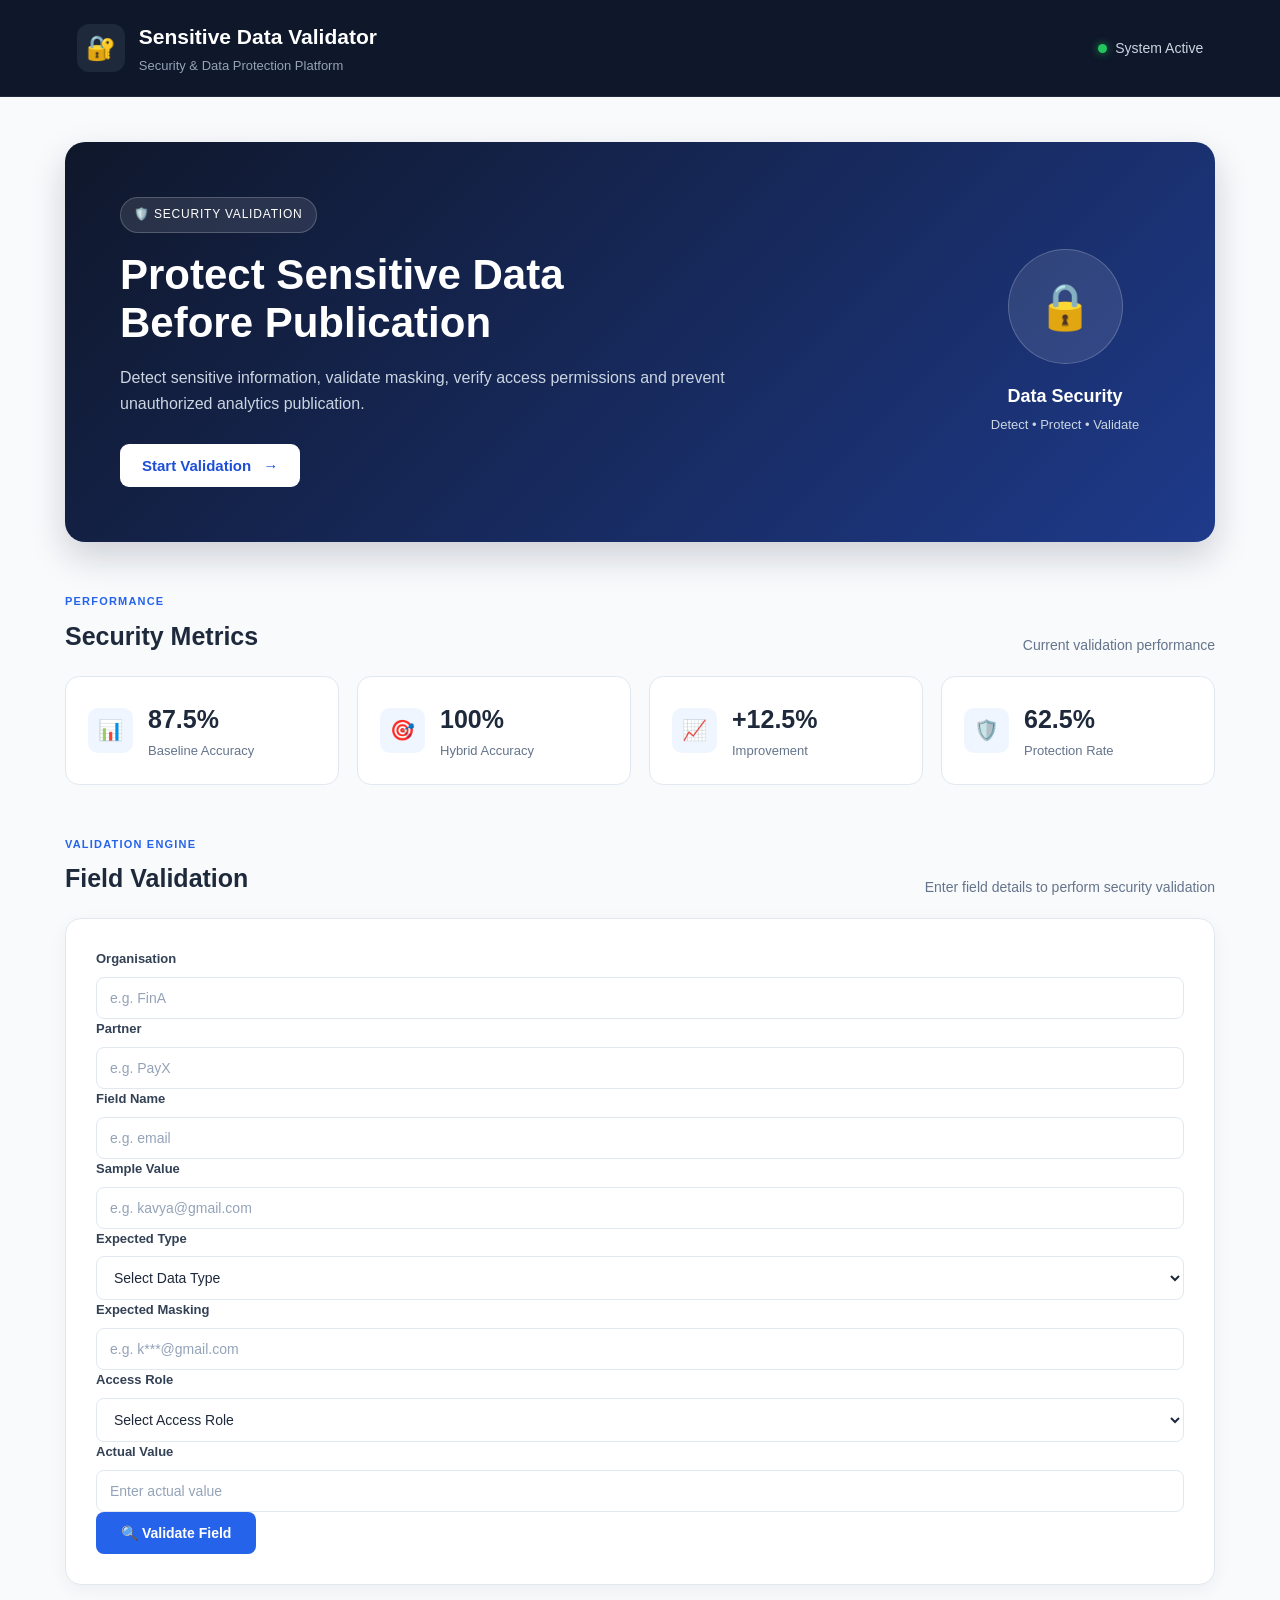
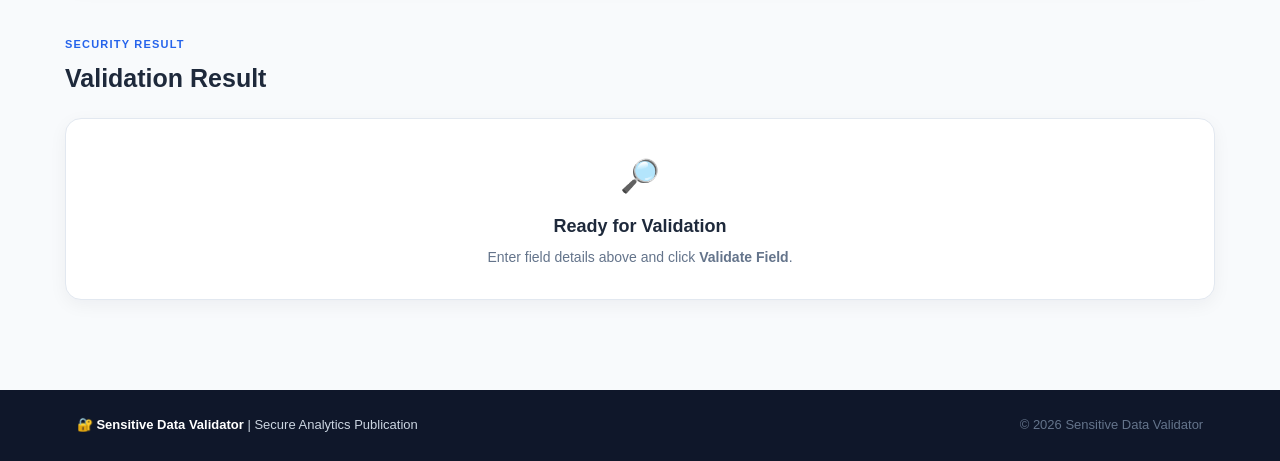
<file: fronted/index.html>
<!DOCTYPE html>
<html lang="en">
<head>
    <meta charset="UTF-8">
    <meta name="viewport" content="width=device-width, initial-scale=1.0">

    <title>Sensitive Data Validator</title>

    <link rel="stylesheet" href="style.css">
</head>

<body>

    <!-- HEADER -->
    <header class="topbar">

        <div class="brand">
            <div class="brand-icon">🔐</div>

            <div>
                <h1>Sensitive Data Validator</h1>
                <p>Security & Data Protection Platform</p>
            </div>
        </div>

        <div class="system-status">
            <span class="status-dot"></span>
            System Active
        </div>

    </header>


    <main>

        <!-- HERO -->
        <section class="hero">

            <div class="hero-content">

                <span class="badge">
                    🛡️ SECURITY VALIDATION
                </span>

                <h2>
                    Protect Sensitive Data<br>
                    Before Publication
                </h2>

                <p>
                    Detect sensitive information, validate masking,
                    verify access permissions and prevent unauthorized
                    analytics publication.
                </p>

                <button class="primary-btn" onclick="showValidator()">
                    Start Validation
                    <span>→</span>
                </button>

            </div>

            <div class="hero-security">

                <div class="security-circle">
                    🔒
                </div>

                <h3>Data Security</h3>

                <p>
                    Detect • Protect • Validate
                </p>

            </div>

        </section>


        <!-- METRICS -->
        <section class="section">

            <div class="section-heading">

                <div>
                    <span class="section-label">PERFORMANCE</span>
                    <h2>Security Metrics</h2>
                </div>

                <p>Current validation performance</p>

            </div>


            <div class="cards">

                <div class="metric-card">

                    <div class="metric-icon">
                        📊
                    </div>

                    <div>
                        <h3>87.5%</h3>
                        <p>Baseline Accuracy</p>
                    </div>

                </div>


                <div class="metric-card">

                    <div class="metric-icon">
                        🎯
                    </div>

                    <div>
                        <h3>100%</h3>
                        <p>Hybrid Accuracy</p>
                    </div>

                </div>


                <div class="metric-card">

                    <div class="metric-icon">
                        📈
                    </div>

                    <div>
                        <h3>+12.5%</h3>
                        <p>Improvement</p>
                    </div>

                </div>


                <div class="metric-card">

                    <div class="metric-icon">
                        🛡️
                    </div>

                    <div>
                        <h3>62.5%</h3>
                        <p>Protection Rate</p>
                    </div>

                </div>

            </div>

        </section>


        <!-- VALIDATOR -->
        <section id="validator" class="validator-section">

            <div class="section-heading">

                <div>
                    <span class="section-label">VALIDATION ENGINE</span>
                    <h2>Field Validation</h2>
                </div>

                <p>
                    Enter field details to perform security validation
                </p>

            </div>


            <div class="validator-card">

            <form id="validationForm">

    <!-- ROW 1 -->

    <div class="form-group">
        <label for="organisation">Organisation</label>

        <input
            type="text"
            id="organisation"
            placeholder="e.g. FinA"
            required
        >
    </div>


    <div class="form-group">
        <label for="partner">Partner</label>

        <input
            type="text"
            id="partner"
            placeholder="e.g. PayX"
            required
        >
    </div>


    <!-- ROW 2 -->

    <div class="form-group">
        <label for="field_name">Field Name</label>

        <input
            type="text"
            id="field_name"
            placeholder="e.g. email"
            required
        >
    </div>


    <div class="form-group">
        <label for="sample_value">Sample Value</label>

        <input
            type="text"
            id="sample_value"
            placeholder="e.g. kavya@gmail.com"
            required
        >
    </div>


    <!-- ROW 3 -->

    <div class="form-group">
        <label for="expected_type">Expected Type</label>

        <select id="expected_type" required>

            <option value="">Select Data Type</option>

            <option value="Email">Email</option>

            <option value="Phone">Phone</option>

            <option value="Card">Card</option>

            <option value="Name">Name</option>

            <option value="Normal">Normal</option>

        </select>
    </div>


    <div class="form-group">
        <label for="expected_masking">Expected Masking</label>

        <input
            type="text"
            id="expected_masking"
            placeholder="e.g. k***@gmail.com"
            required
        >
    </div>


    <!-- ROW 4 -->

    <div class="form-group">
        <label for="access_role">Access Role</label>

        <select id="access_role" required>

            <option value="">Select Access Role</option>

            <option value="Analyst">Analyst</option>

            <option value="Manager">Manager</option>

            <option value="Admin">Admin</option>

        </select>
    </div>


    <div class="form-group">
        <label for="actual_value">Actual Value</label>

        <input
            type="text"
            id="actual_value"
            placeholder="Enter actual value"
            required
        >
    </div>


    <!-- VALIDATE BUTTON -->

     <button type="submit" class="validate-btn">
    🔍 Validate Field
</button>
</form>

                    </div>

                </form>

            </div>

        </section>


        <!-- RESULT -->
        <section id="result" class="result-section">

            <div class="section-heading">

                <div>
                    <span class="section-label">SECURITY RESULT</span>
                    <h2>Validation Result</h2>
                </div>

            </div>


            <div class="result-card">

                <div id="resultContent">

                    <div class="empty-result">

                        <div class="empty-icon">
                            🔎
                        </div>

                        <h3>Ready for Validation</h3>

                        <p>
                            Enter field details above and click
                            <strong>Validate Field</strong>.
                        </p>

                    </div>

                </div>

            </div>

        </section>

    </main>


    <!-- FOOTER -->
    <footer>

        <div>
            <strong>🔐 Sensitive Data Validator</strong>
            <span> | Secure Analytics Publication</span>
        </div>

        <p>
            © 2026 Sensitive Data Validator
        </p>

    </footer>


    <script src="script.js"></script>

</body>
</html>
</file>
<file: fronted/style.css>
/* ================================
   GLOBAL
================================ */

* {
    margin: 0;
    padding: 0;
    box-sizing: border-box;
}

:root {
    --primary: #2563eb;
    --primary-dark: #1d4ed8;
    --dark: #0f172a;
    --text: #1e293b;
    --muted: #64748b;
    --border: #e2e8f0;
    --background: #f8fafc;
    --white: #ffffff;
    --success: #16a34a;
    --danger: #dc2626;
}

html {
    scroll-behavior: smooth;
}

body {
    font-family: Arial, Helvetica, sans-serif;
    background: var(--background);
    color: var(--text);
    line-height: 1.6;
}


/* ================================
   HEADER
================================ */

.topbar {
    background: var(--dark);
    color: white;
    padding: 20px 6%;
    display: flex;
    align-items: center;
    justify-content: space-between;
    border-bottom: 1px solid #1e293b;
}

.brand {
    display: flex;
    align-items: center;
    gap: 14px;
}

.brand-icon {
    width: 48px;
    height: 48px;
    background: #1e293b;
    border-radius: 12px;
    display: flex;
    align-items: center;
    justify-content: center;
    font-size: 24px;
}

.brand h1 {
    font-size: 21px;
    margin-bottom: 2px;
}

.brand p {
    color: #94a3b8;
    font-size: 13px;
}

.system-status {
    display: flex;
    align-items: center;
    gap: 8px;
    font-size: 14px;
    color: #cbd5e1;
}

.status-dot {
    width: 9px;
    height: 9px;
    background: #22c55e;
    border-radius: 50%;
    box-shadow: 0 0 8px rgba(34, 197, 94, 0.7);
}


/* ================================
   MAIN
================================ */

main {
    max-width: 1200px;
    margin: auto;
    padding: 45px 25px;
}


/* ================================
   HERO
================================ */

.hero {
    background: linear-gradient(
        135deg,
        #0f172a,
        #1e3a8a
    );

    color: white;
    border-radius: 20px;
    padding: 55px;
    display: flex;
    align-items: center;
    justify-content: space-between;
    gap: 40px;
    margin-bottom: 45px;
    box-shadow: 0 15px 35px rgba(15, 23, 42, 0.18);
}

.hero-content {
    max-width: 700px;
}

.badge {
    display: inline-block;
    background: rgba(255, 255, 255, 0.1);
    border: 1px solid rgba(255, 255, 255, 0.2);
    padding: 7px 13px;
    border-radius: 20px;
    font-size: 12px;
    letter-spacing: 0.8px;
    margin-bottom: 18px;
}

.hero h2 {
    font-size: 42px;
    line-height: 1.15;
    margin-bottom: 18px;
}

.hero p {
    color: #cbd5e1;
    max-width: 650px;
    font-size: 16px;
}

.primary-btn {
    margin-top: 28px;
    background: white;
    color: #1d4ed8;
    padding: 13px 22px;
    border-radius: 9px;
    font-size: 15px;
    font-weight: bold;
    border: none;
    cursor: pointer;
    transition: 0.2s;
}

.primary-btn span {
    margin-left: 8px;
}

.primary-btn:hover {
    transform: translateY(-2px);
    background: #eff6ff;
}

.hero-security {
    min-width: 190px;
    text-align: center;
}

.security-circle {
    width: 115px;
    height: 115px;
    margin: auto;
    border-radius: 50%;
    background: rgba(255, 255, 255, 0.1);
    border: 1px solid rgba(255, 255, 255, 0.2);
    display: flex;
    align-items: center;
    justify-content: center;
    font-size: 45px;
}

.hero-security h3 {
    margin-top: 18px;
    font-size: 18px;
}

.hero-security p {
    margin-top: 4px;
    font-size: 13px;
}


/* ================================
   SECTION HEADINGS
================================ */

.section {
    margin-bottom: 45px;
}

.section-heading {
    display: flex;
    justify-content: space-between;
    align-items: end;
    margin-bottom: 20px;
}

.section-label {
    color: var(--primary);
    font-size: 11px;
    font-weight: bold;
    letter-spacing: 1.2px;
}

.section-heading h2 {
    font-size: 25px;
    margin-top: 3px;
}

.section-heading > p {
    color: var(--muted);
    font-size: 14px;
}


/* ================================
   METRIC CARDS
================================ */

.cards {
    display: grid;
    grid-template-columns: repeat(4, 1fr);
    gap: 18px;
}

.metric-card {
    background: var(--white);
    border: 1px solid var(--border);
    border-radius: 14px;
    padding: 22px;
    display: flex;
    align-items: center;
    gap: 15px;
    transition: 0.2s;
}

.metric-card:hover {
    transform: translateY(-3px);
    box-shadow: 0 10px 25px rgba(15, 23, 42, 0.08);
}

.metric-icon {
    width: 45px;
    height: 45px;
    border-radius: 10px;
    background: #eff6ff;
    display: flex;
    align-items: center;
    justify-content: center;
    font-size: 20px;
}

.metric-card h3 {
    font-size: 25px;
    margin-bottom: 2px;
}

.metric-card p {
    color: var(--muted);
    font-size: 13px;
}


/* ================================
   VALIDATOR
================================ */

.validator-section {
    margin-bottom: 45px;
}

.validator-card {
    background: var(--white);
    border: 1px solid var(--border);
    border-radius: 16px;
    padding: 30px;
    box-shadow: 0 5px 18px rgba(15, 23, 42, 0.05);
}

.form-grid {
    display: grid;
    grid-template-columns: 1fr 1fr;
    gap: 20px;
}

.form-group {
    display: flex;
    flex-direction: column;
    gap: 7px;
}

.form-group label {
    font-size: 13px;
    font-weight: bold;
    color: #334155;
}

input,
select {
    width: 100%;
    padding: 12px 13px;
    border: 1px solid var(--border);
    border-radius: 8px;
    font-size: 14px;
    color: var(--text);
    background: white;
    outline: none;
    transition: 0.2s;
}

input::placeholder {
    color: #94a3b8;
}

input:focus,
select:focus {
    border-color: var(--primary);
    box-shadow: 0 0 0 3px rgba(37, 99, 235, 0.1);
}

.form-actions {
    margin-top: 25px;
    display: flex;
    justify-content: flex-end;
}

.validate-btn {
    background: var(--primary);
    color: white;
    border: none;
    padding: 13px 25px;
    border-radius: 8px;
    font-size: 14px;
    font-weight: bold;
    cursor: pointer;
    transition: 0.2s;
}

.validate-btn:hover {
    background: var(--primary-dark);
    transform: translateY(-1px);
}


/* ================================
   RESULT
================================ */

.result-section {
    margin-bottom: 45px;
}

.result-card {
    background: var(--white);
    border: 1px solid var(--border);
    border-radius: 16px;
    padding: 30px;
    min-height: 180px;
    box-shadow: 0 5px 18px rgba(15, 23, 42, 0.05);
}

#resultContent {
    width: 100%;
}

.empty-result {
    min-height: 120px;
    display: flex;
    flex-direction: column;
    justify-content: center;
    align-items: center;
    text-align: center;
}

.empty-icon {
    font-size: 32px;
    margin-bottom: 10px;
}

.empty-result h3 {
    font-size: 18px;
    margin-bottom: 5px;
}

.empty-result p {
    color: var(--muted);
    font-size: 14px;
}


/* ================================
   FOOTER
================================ */

footer {
    background: var(--dark);
    color: #cbd5e1;
    padding: 25px 6%;
    display: flex;
    justify-content: space-between;
    align-items: center;
    font-size: 13px;
}

footer strong {
    color: white;
}

footer p {
    color: #64748b;
}


/* ================================
   RESPONSIVE
================================ */

@media (max-width: 900px) {

    .hero {
        padding: 40px;
    }

    .hero h2 {
        font-size: 34px;
    }

    .cards {
        grid-template-columns: 1fr 1fr;
    }

}


@media (max-width: 700px) {

    .topbar {
        padding: 18px 20px;
    }

    .system-status {
        display: none;
    }

    main {
        padding: 30px 18px;
    }

    .hero {
        flex-direction: column;
        text-align: center;
        padding: 35px 25px;
    }

    .hero p {
        margin: auto;
    }

    .hero h2 {
        font-size: 30px;
    }

    .section-heading {
        display: block;
    }

    .section-heading > p {
        margin-top: 5px;
    }

    .form-grid {
        grid-template-columns: 1fr;
    }

    .form-actions {
        justify-content: stretch;
    }

    .validate-btn {
        width: 100%;
    }

    footer {
        flex-direction: column;
        gap: 8px;
        text-align: center;
    }

}


@media (max-width: 500px) {

    .brand h1 {
        font-size: 17px;
    }

    .brand p {
        font-size: 11px;
    }

    .brand-icon {
        width: 40px;
        height: 40px;
        font-size: 20px;
    }

    .hero h2 {
        font-size: 26px;
    }

    .cards {
        grid-template-columns: 1fr;
    }

    .validator-card,
    .result-card {
        padding: 20px;
    }

}
/* =================================
   PROFESSIONAL VALIDATION RESULT
================================= */

.validation-status {
    display: flex;
    align-items: center;
    gap: 18px;
    padding: 20px;
    border-radius: 12px;
    margin-bottom: 22px;
    border: 1px solid;
}

.validation-status h3 {
    font-size: 18px;
    margin-bottom: 3px;
}

.validation-status p {
    font-size: 13px;
    color: var(--muted);
}

.result-success {
    background: #f0fdf4;
    border-color: #bbf7d0;
    color: #166534;
}

.result-danger {
    background: #fef2f2;
    border-color: #fecaca;
    color: #b91c1c;
}

.status-large-icon {
    font-size: 30px;
}


/* RESULT DETAILS */

.result-grid {
    display: grid;
    grid-template-columns: repeat(2, 1fr);
    gap: 12px;
}

.result-item {
    background: #f8fafc;
    border: 1px solid var(--border);
    border-radius: 10px;
    padding: 15px;
}

.result-item span {
    display: block;
    color: var(--muted);
    font-size: 12px;
    margin-bottom: 4px;
}

.result-item strong {
    font-size: 14px;
    color: var(--text);
}


/* FINAL DECISION */

.final-decision {
    margin-top: 20px;
    padding: 18px;
    border-radius: 10px;
    background: #f8fafc;
    border: 1px solid var(--border);

    display: flex;
    justify-content: space-between;
    align-items: center;
}

.final-decision span {
    font-size: 12px;
    font-weight: bold;
    color: var(--muted);
    letter-spacing: 0.5px;
}

.final-decision strong {
    font-size: 17px;
}


/* ERROR */

.error-help {
    margin-top: 15px;
    padding: 15px;
    background: #f8fafc;
    border-radius: 8px;
    font-size: 13px;
}

.error-help p {
    margin-top: 5px;
    color: var(--muted);
}

.error-help code {
    background: #e2e8f0;
    padding: 3px 6px;
    border-radius: 4px;
}


/* MOBILE RESULT */

@media (max-width: 600px) {

    .result-grid {
        grid-template-columns: 1fr;
    }

    .final-decision {
        flex-direction: column;
        align-items: flex-start;
        gap: 8px;
    }

}
</file>
